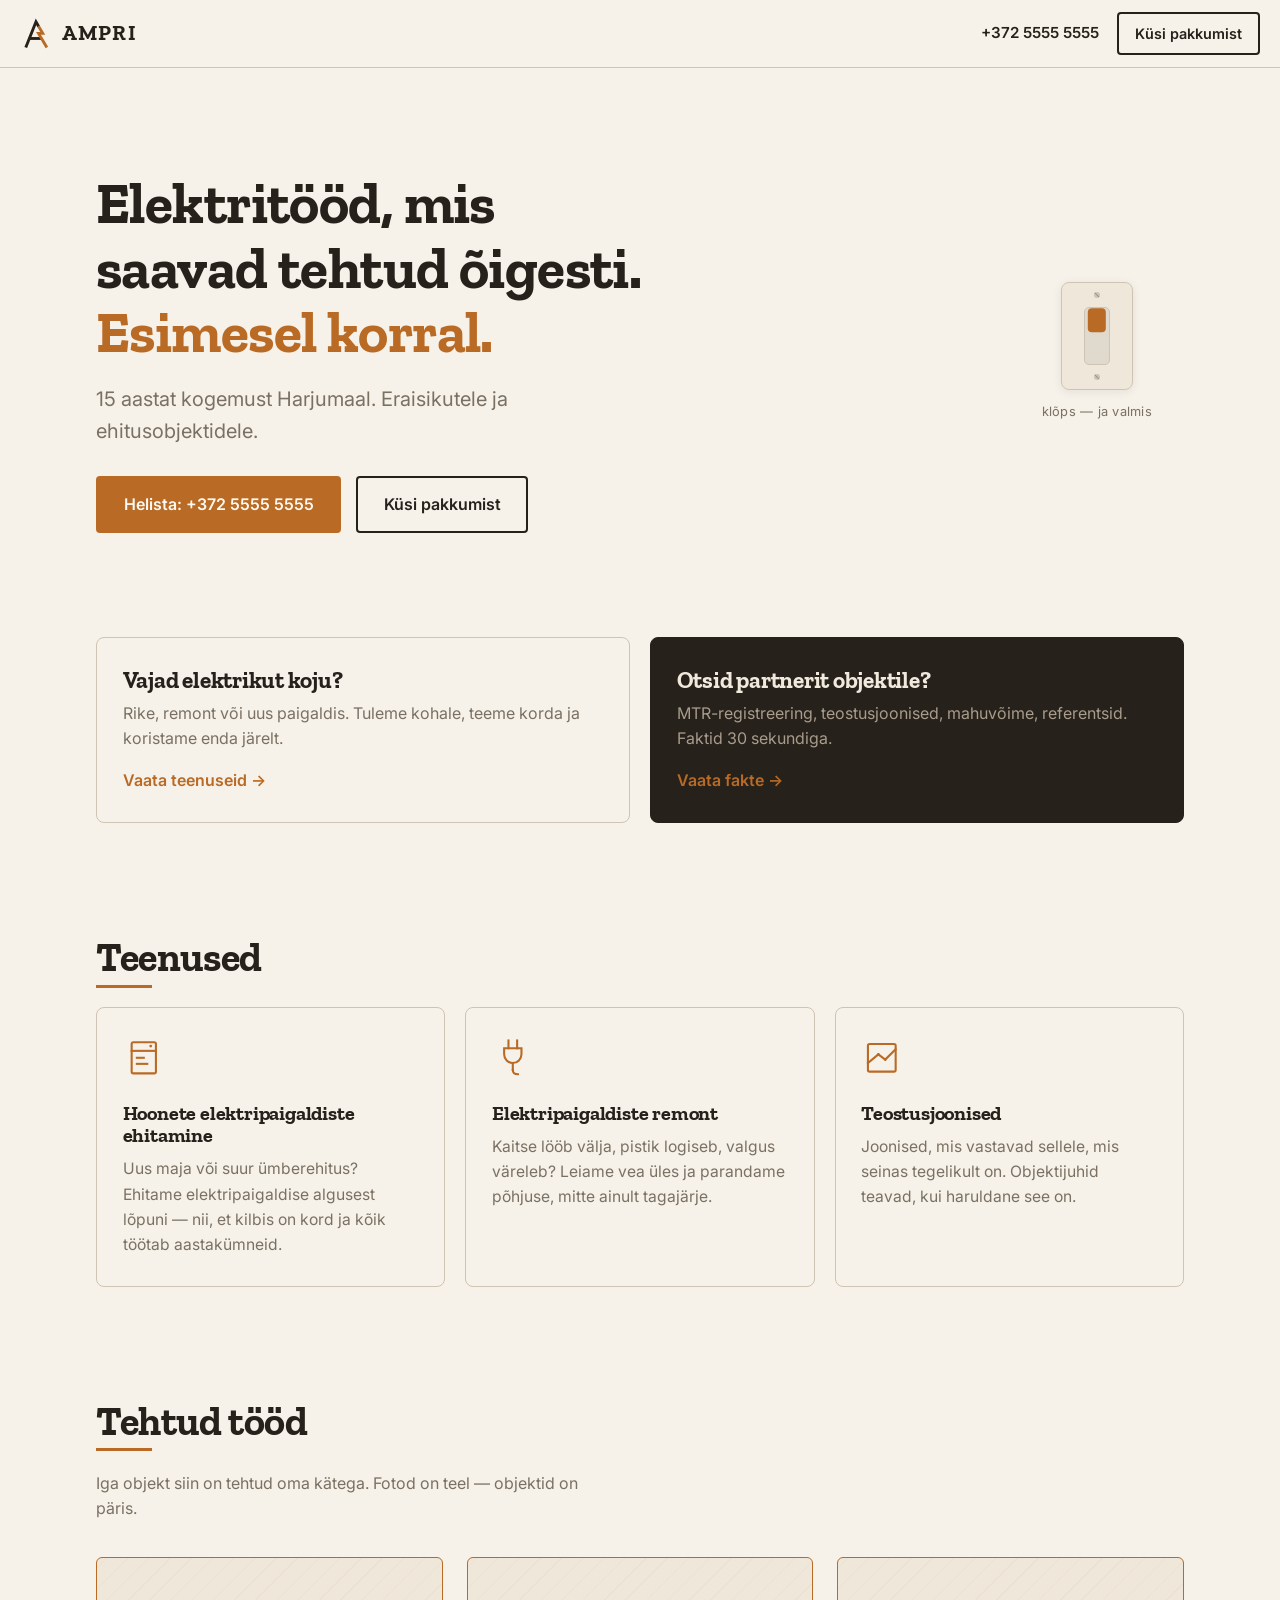
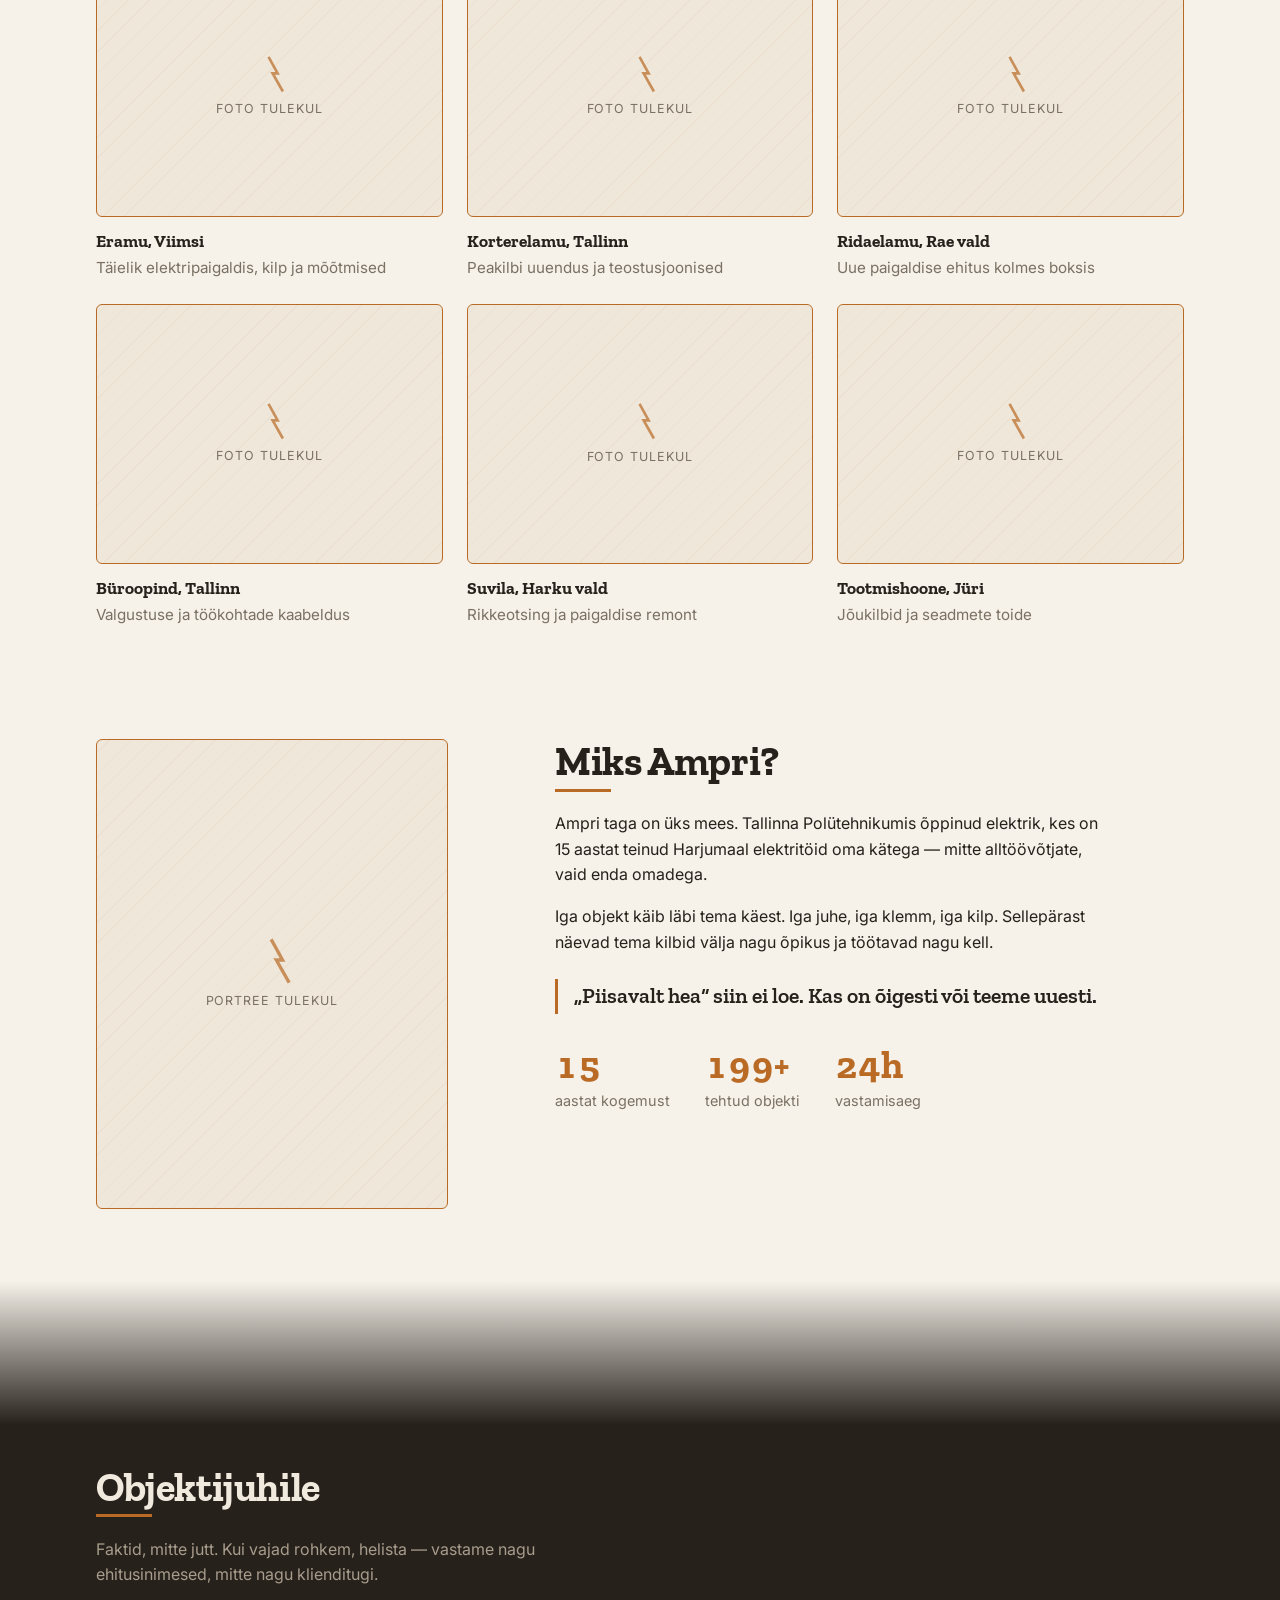
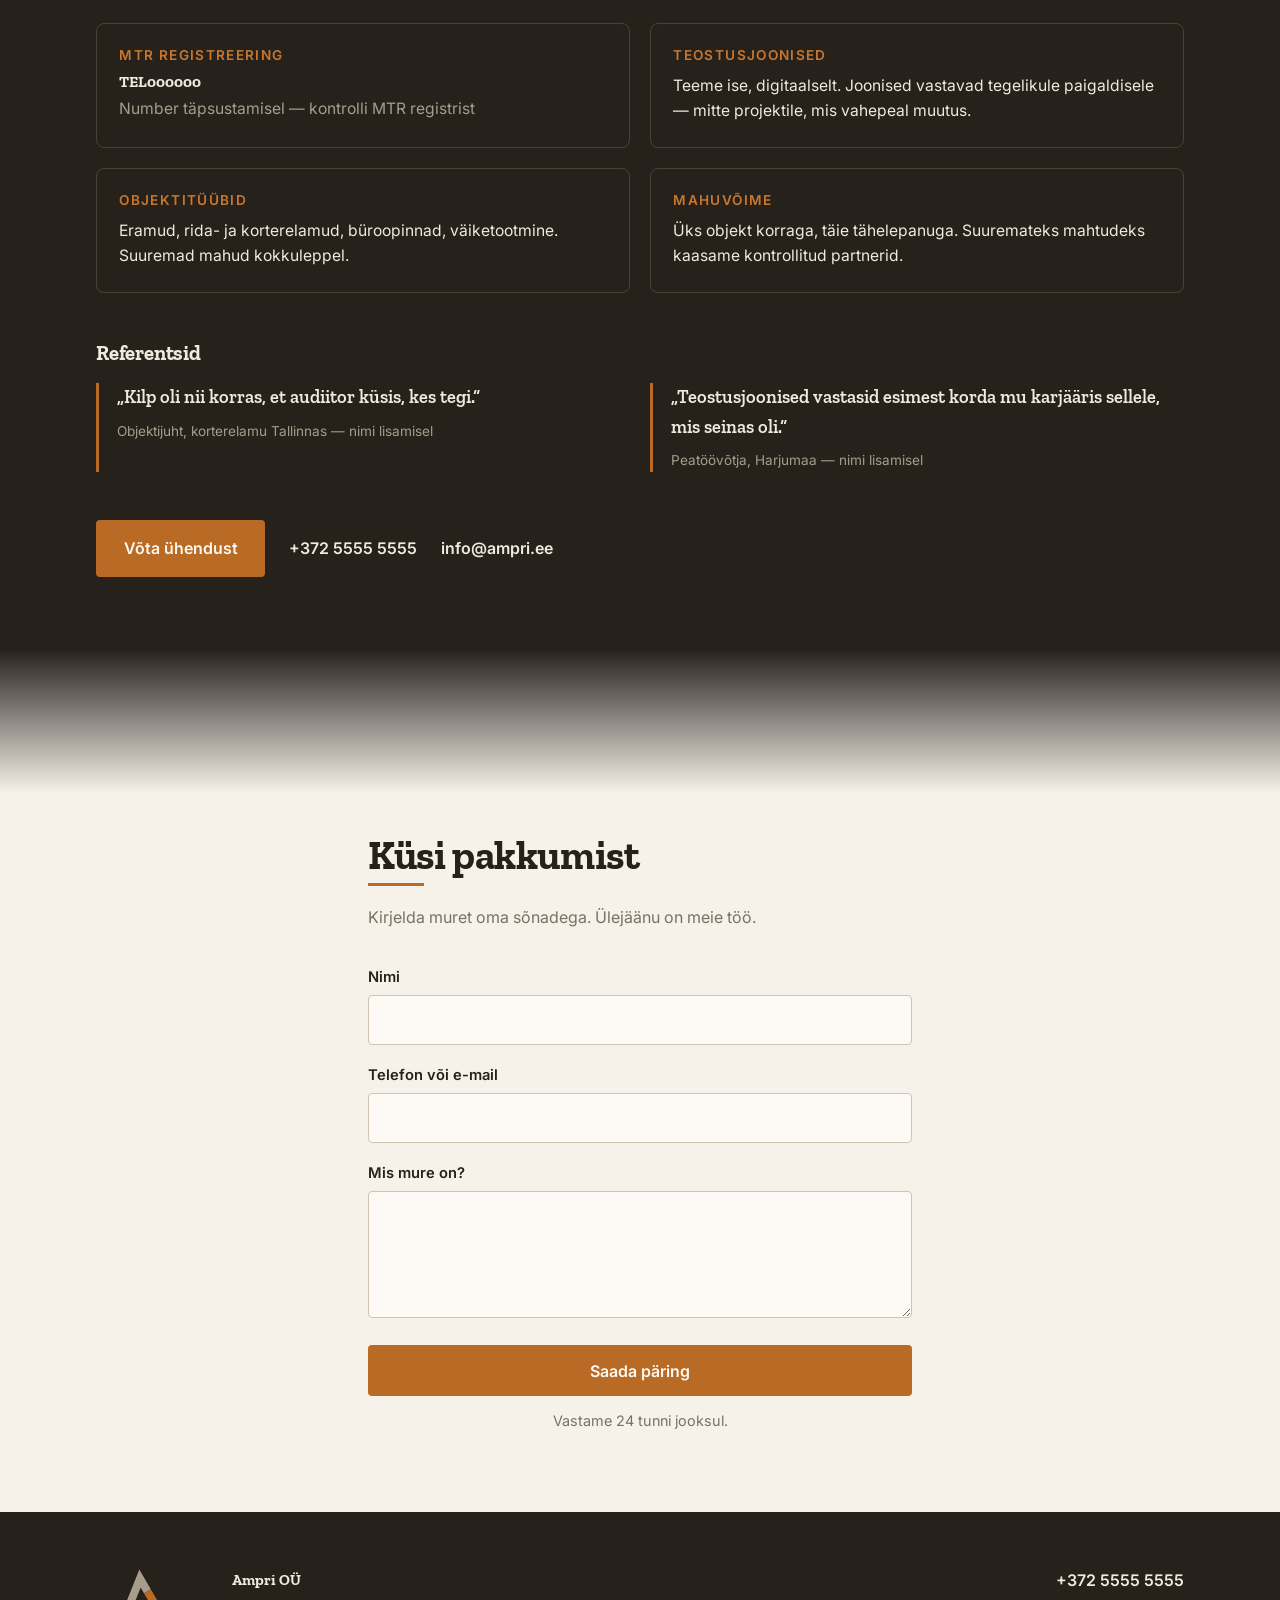
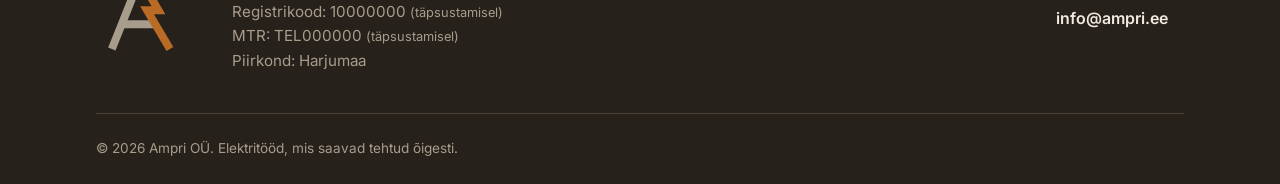
<file: index.html>
<!DOCTYPE html>
<html lang="et">
<head>
  <meta charset="UTF-8">
  <meta name="viewport" content="width=device-width, initial-scale=1.0">
  <title>Elektrik Harjumaal — Ampri OÜ | Elektritööd ja teostusjoonised</title>
  <meta name="description" content="Elektritööd Harjumaal: hoonete elektripaigaldiste ehitamine, remont ja teostusjoonised. 15 aastat kogemust. Eraisikutele ja ehitusobjektidele. Vastame 24 tunni jooksul.">
  <link rel="icon" href="data:image/svg+xml,%3Csvg xmlns='http://www.w3.org/2000/svg' viewBox='0 0 100 100'%3E%3Cpath d='M18 92 L50 12 L58.4 26.4' stroke='%2326211B' stroke-width='9' fill='none' stroke-linecap='butt' stroke-linejoin='miter'/%3E%3Cpath d='M29.2 64 H67.5' stroke='%2326211B' stroke-width='9' fill='none' stroke-linecap='butt'/%3E%3Cpath d='M58.4 26.4 L71 48 L58 48 L84 92' stroke='%23B96A24' stroke-width='9' fill='none' stroke-linecap='butt' stroke-linejoin='miter'/%3E%3C/svg%3E">

  <!-- Dim-olek enne esimest värvimist: välditakse välgatust -->
  <script>
    (function () {
      try {
        var reduce = window.matchMedia('(prefers-reduced-motion: reduce)').matches;
        if (!reduce && !sessionStorage.getItem('ampri-lit')) {
          document.documentElement.classList.add('dim');
        } else {
          document.documentElement.classList.add('lit', 'no-intro');
        }
      } catch (e) {
        document.documentElement.classList.add('lit', 'no-intro');
      }
    })();
  </script>

  <link rel="preconnect" href="https://fonts.googleapis.com">
  <link rel="preconnect" href="https://fonts.gstatic.com" crossorigin>
  <link href="https://fonts.googleapis.com/css2?family=Zilla+Slab:wght@600;700&family=Inter:wght@400;500;600&display=swap" rel="stylesheet">
  <link rel="stylesheet" href="styles.css">

  <script type="application/ld+json">
  {
    "@context": "https://schema.org",
    "@type": "Electrician",
    "name": "Ampri OÜ",
    "description": "Elektritööd Harjumaal: elektripaigaldiste ehitamine, remont ja teostusjoonised.",
    "telephone": "+372 5555 5555",
    "email": "info@ampri.ee",
    "areaServed": { "@type": "State", "name": "Harjumaa" },
    "address": { "@type": "PostalAddress", "addressRegion": "Harjumaa", "addressCountry": "EE" },
    "openingHours": "Mo-Fr 08:00-18:00",
    "priceRange": "€€"
  }
  </script>
</head>
<body>

  <!-- ================= PÄIS ================= -->
  <header class="site-header">
    <a href="#algus" class="brand" aria-label="Ampri — avaleht">
      <svg class="monogram monogram--header" viewBox="0 0 100 100" aria-hidden="true">
        <path class="mono-a" d="M18 92 L50 12 L58.4 26.4" pathLength="1"/>
        <path class="mono-a" d="M29.2 64 H67.5" pathLength="1"/>
        <path class="mono-bolt" d="M58.4 26.4 L71 48 L58 48 L84 92" pathLength="1"/>
      </svg>
      <span class="wordmark">AMPRI</span>
    </a>
    <nav class="header-actions">
      <a href="tel:+37255555555" class="header-phone wire">+372 5555 5555</a>
      <a href="#paring" class="btn btn-outline btn-small">Küsi pakkumist</a>
    </nav>
  </header>

  <!-- ================= AVAMISE KATE ================= -->
  <div class="blackout" aria-hidden="true"></div>

  <main id="algus">

    <!-- ================= HERO ================= -->
    <section class="hero">
      <div class="container hero-grid">
        <div class="hero-copy">
          <h1 class="hero-stage stage-1">Elektritööd, mis saavad tehtud õigesti. <span class="copper-text">Esimesel korral.</span></h1>
          <p class="hero-sub hero-stage stage-2">15 aastat kogemust Harjumaal. Eraisikutele ja ehitusobjektidele.</p>
          <div class="hero-ctas hero-stage stage-3">
            <a href="tel:+37255555555" class="btn btn-primary">Helista: +372 5555 5555</a>
            <a href="#paring" class="btn btn-outline">Küsi pakkumist</a>
          </div>
        </div>
        <div class="hero-switch-wrap">
          <button class="light-switch" id="lightSwitch" type="button" aria-label="Lüliti — pane tuled põlema või kustuta">
            <span class="switch-plate">
              <span class="switch-screw switch-screw--top"></span>
              <span class="switch-track">
                <span class="switch-lever"></span>
              </span>
              <span class="switch-screw switch-screw--bottom"></span>
            </span>
          </button>
          <p class="switch-caption hero-stage stage-3" aria-hidden="true">klõps — ja valmis</p>
        </div>
      </div>
    </section>

    <!-- ================= KAKS RADA ================= -->
    <section class="tracks">
      <div class="container tracks-grid">
        <a href="#teenused" class="track-card reveal">
          <h2>Vajad elektrikut koju?</h2>
          <p>Rike, remont või uus paigaldis. Tuleme kohale, teeme korda ja koristame enda järelt.</p>
          <span class="track-link wire">Vaata teenuseid <span class="arrow">→</span></span>
        </a>
        <a href="#objektijuhile" class="track-card track-card--dark reveal">
          <h2>Otsid partnerit objektile?</h2>
          <p>MTR-registreering, teostusjoonised, mahuvõime, referentsid. Faktid 30 sekundiga.</p>
          <span class="track-link wire">Vaata fakte <span class="arrow">→</span></span>
        </a>
      </div>
    </section>

    <!-- ================= TEENUSED ================= -->
    <section class="services" id="teenused">
      <div class="container">
        <h2 class="section-title reveal">Teenused</h2>
        <div class="services-grid">
          <article class="service-card reveal">
            <svg class="service-icon" viewBox="0 0 48 48" aria-hidden="true">
              <rect x="10" y="6" width="28" height="36" rx="2"/>
              <line x1="10" y1="16" x2="38" y2="16"/>
              <line x1="16" y1="24" x2="24" y2="24"/>
              <line x1="16" y1="31" x2="28" y2="31"/>
              <circle cx="32" cy="10.5" r="1.6" class="fill-dot"/>
            </svg>
            <h3>Hoonete elektripaigaldiste ehitamine</h3>
            <p>Uus maja või suur ümberehitus? Ehitame elektripaigaldise algusest lõpuni — nii, et kilbis on kord ja kõik töötab aastakümneid.</p>
          </article>
          <article class="service-card reveal">
            <svg class="service-icon" viewBox="0 0 48 48" aria-hidden="true">
              <line x1="19" y1="4" x2="19" y2="13"/>
              <line x1="29" y1="4" x2="29" y2="13"/>
              <path d="M14 13 h20 v7 a10 10 0 0 1 -20 0 z"/>
              <line x1="24" y1="30" x2="24" y2="38"/>
              <path d="M24 38 q0 5 6 5"/>
            </svg>
            <h3>Elektripaigaldiste remont</h3>
            <p>Kaitse lööb välja, pistik logiseb, valgus väreleb? Leiame vea üles ja parandame põhjuse, mitte ainult tagajärje.</p>
          </article>
          <article class="service-card reveal">
            <svg class="service-icon" viewBox="0 0 48 48" aria-hidden="true">
              <rect x="8" y="8" width="32" height="32" rx="2"/>
              <path d="M8 30 L20 20 L28 26 L40 14"/>
              <circle cx="20" cy="20" r="1.6" class="fill-dot"/>
              <circle cx="28" cy="26" r="1.6" class="fill-dot"/>
            </svg>
            <h3>Teostusjoonised</h3>
            <p>Joonised, mis vastavad sellele, mis seinas tegelikult on. Objektijuhid teavad, kui haruldane see on.</p>
          </article>
        </div>
      </div>
    </section>

    <!-- ================= TEHTUD TÖÖD ================= -->
    <section class="works" id="tood">
      <div class="container">
        <h2 class="section-title reveal">Tehtud tööd</h2>
        <p class="section-lead reveal">Iga objekt siin on tehtud oma kätega. Fotod on teel — objektid on päris.</p>
        <div class="works-grid">
          <figure class="work-card reveal" style="--i:0">
            <div class="work-photo" aria-hidden="true"><svg viewBox="0 0 100 100" class="ph-bolt"><path d="M50 8 L72 48 L59 48 L84 92" pathLength="1"/></svg><span class="ph-label">Foto tulekul</span></div>
            <figcaption><strong>Eramu, Viimsi</strong><span>Täielik elektripaigaldis, kilp ja mõõtmised</span></figcaption>
          </figure>
          <figure class="work-card reveal" style="--i:1">
            <div class="work-photo" aria-hidden="true"><svg viewBox="0 0 100 100" class="ph-bolt"><path d="M50 8 L72 48 L59 48 L84 92" pathLength="1"/></svg><span class="ph-label">Foto tulekul</span></div>
            <figcaption><strong>Korterelamu, Tallinn</strong><span>Peakilbi uuendus ja teostusjoonised</span></figcaption>
          </figure>
          <figure class="work-card reveal" style="--i:2">
            <div class="work-photo" aria-hidden="true"><svg viewBox="0 0 100 100" class="ph-bolt"><path d="M50 8 L72 48 L59 48 L84 92" pathLength="1"/></svg><span class="ph-label">Foto tulekul</span></div>
            <figcaption><strong>Ridaelamu, Rae vald</strong><span>Uue paigaldise ehitus kolmes boksis</span></figcaption>
          </figure>
          <figure class="work-card reveal" style="--i:3">
            <div class="work-photo" aria-hidden="true"><svg viewBox="0 0 100 100" class="ph-bolt"><path d="M50 8 L72 48 L59 48 L84 92" pathLength="1"/></svg><span class="ph-label">Foto tulekul</span></div>
            <figcaption><strong>Büroopind, Tallinn</strong><span>Valgustuse ja töökohtade kaabeldus</span></figcaption>
          </figure>
          <figure class="work-card reveal" style="--i:4">
            <div class="work-photo" aria-hidden="true"><svg viewBox="0 0 100 100" class="ph-bolt"><path d="M50 8 L72 48 L59 48 L84 92" pathLength="1"/></svg><span class="ph-label">Foto tulekul</span></div>
            <figcaption><strong>Suvila, Harku vald</strong><span>Rikkeotsing ja paigaldise remont</span></figcaption>
          </figure>
          <figure class="work-card reveal" style="--i:5">
            <div class="work-photo" aria-hidden="true"><svg viewBox="0 0 100 100" class="ph-bolt"><path d="M50 8 L72 48 L59 48 L84 92" pathLength="1"/></svg><span class="ph-label">Foto tulekul</span></div>
            <figcaption><strong>Tootmishoone, Jüri</strong><span>Jõukilbid ja seadmete toide</span></figcaption>
          </figure>
        </div>
      </div>
    </section>

    <!-- ================= MIKS AMPRI ================= -->
    <section class="about" id="miks">
      <div class="container about-grid">
        <div class="about-photo-wrap reveal">
          <div class="about-photo" aria-hidden="true">
            <svg viewBox="0 0 100 100" class="ph-bolt"><path d="M50 8 L72 48 L59 48 L84 92" pathLength="1"/></svg>
            <span class="ph-label">Portree tulekul</span>
          </div>
        </div>
        <div class="about-copy">
          <h2 class="section-title reveal">Miks Ampri?</h2>
          <p class="reveal">Ampri taga on üks mees. Tallinna Polütehnikumis õppinud elektrik, kes on 15 aastat teinud Harjumaal elektritöid oma kätega — mitte alltöövõtjate, vaid enda omadega.</p>
          <p class="reveal">Iga objekt käib läbi tema käest. Iga juhe, iga klemm, iga kilp. Sellepärast näevad tema kilbid välja nagu õpikus ja töötavad nagu kell.</p>
          <p class="about-quote reveal">„Piisavalt hea“ siin ei loe. Kas on õigesti või teeme uuesti.</p>
          <div class="stats reveal">
            <div class="stat">
              <span class="stat-number"><span data-count="15">0</span></span>
              <span class="stat-label">aastat kogemust</span>
            </div>
            <div class="stat">
              <span class="stat-number"><span data-count="200">0</span>+</span>
              <span class="stat-label">tehtud objekti</span>
            </div>
            <div class="stat">
              <span class="stat-number"><span data-count="24">0</span>h</span>
              <span class="stat-label">vastamisaeg</span>
            </div>
          </div>
        </div>
      </div>
    </section>

    <!-- ================= ÜLEMINEK TUMEDASSE ================= -->
    <div class="to-dark" aria-hidden="true"></div>

    <!-- ================= TUME B2B PLOKK ================= -->
    <section class="b2b" id="objektijuhile">
      <div class="container">
        <h2 class="section-title section-title--dark reveal">Objektijuhile</h2>
        <p class="section-lead section-lead--dark reveal">Faktid, mitte jutt. Kui vajad rohkem, helista — vastame nagu ehitusinimesed, mitte nagu klienditugi.</p>

        <div class="facts-grid">
          <div class="fact reveal">
            <h3>MTR registreering</h3>
            <p class="fact-big">TEL000000</p>
            <p class="fact-note">Number täpsustamisel — kontrolli MTR registrist</p>
          </div>
          <div class="fact reveal">
            <h3>Teostusjoonised</h3>
            <p>Teeme ise, digitaalselt. Joonised vastavad tegelikule paigaldisele — mitte projektile, mis vahepeal muutus.</p>
          </div>
          <div class="fact reveal">
            <h3>Objektitüübid</h3>
            <p>Eramud, rida- ja korterelamud, büroopinnad, väiketootmine. Suuremad mahud kokkuleppel.</p>
          </div>
          <div class="fact reveal">
            <h3>Mahuvõime</h3>
            <p>Üks objekt korraga, täie tähelepanuga. Suuremateks mahtudeks kaasame kontrollitud partnerid.</p>
          </div>
        </div>

        <div class="refs reveal">
          <h3 class="refs-title">Referentsid</h3>
          <div class="refs-grid">
            <blockquote class="ref">
              <p>„Kilp oli nii korras, et audiitor küsis, kes tegi.“</p>
              <cite>Objektijuht, korterelamu Tallinnas — nimi lisamisel</cite>
            </blockquote>
            <blockquote class="ref">
              <p>„Teostusjoonised vastasid esimest korda mu karjääris sellele, mis seinas oli.“</p>
              <cite>Peatöövõtja, Harjumaa — nimi lisamisel</cite>
            </blockquote>
          </div>
        </div>

        <div class="b2b-cta reveal">
          <a href="#paring" class="btn btn-primary">Võta ühendust</a>
          <div class="b2b-direct">
            <a href="tel:+37255555555" class="wire wire--dark">+372 5555 5555</a>
            <a href="mailto:info@ampri.ee" class="wire wire--dark">info@ampri.ee</a>
          </div>
        </div>
      </div>
    </section>

    <!-- ================= ÜLEMINEK HELEDASSE ================= -->
    <div class="to-light" aria-hidden="true"></div>

    <!-- ================= HINNAPÄRINGU VORM ================= -->
    <section class="inquiry" id="paring">
      <div class="container inquiry-inner">
        <h2 class="section-title reveal">Küsi pakkumist</h2>
        <p class="section-lead reveal">Kirjelda muret oma sõnadega. Ülejäänu on meie töö.</p>
        <form class="inquiry-form reveal" id="inquiryForm" novalidate>
          <div class="field">
            <label for="f-nimi">Nimi</label>
            <input type="text" id="f-nimi" name="nimi" autocomplete="name" required>
          </div>
          <div class="field">
            <label for="f-kontakt">Telefon või e-mail</label>
            <input type="text" id="f-kontakt" name="kontakt" autocomplete="tel" required>
          </div>
          <div class="field">
            <label for="f-mure">Mis mure on?</label>
            <textarea id="f-mure" name="mure" rows="4" required></textarea>
          </div>
          <button type="submit" class="btn btn-primary btn-full">Saada päring</button>
          <p class="form-promise">Vastame 24 tunni jooksul.</p>
          <p class="form-success" id="formSuccess" hidden>Aitäh! Päring on kohal. Vastame 24 tunni jooksul.</p>
        </form>
      </div>
    </section>

  </main>

  <!-- ================= JALUS ================= -->
  <footer class="site-footer">
    <div class="container footer-grid">
      <svg class="monogram monogram--footer" id="footerMonogram" viewBox="0 0 100 100" aria-hidden="true">
        <path class="mono-a" d="M18 92 L50 12 L58.4 26.4" pathLength="1"/>
        <path class="mono-a" d="M29.2 64 H67.5" pathLength="1"/>
        <path class="mono-bolt" d="M58.4 26.4 L71 48 L58 48 L84 92" pathLength="1"/>
      </svg>
      <div class="footer-info">
        <p class="footer-name">Ampri OÜ</p>
        <p>Registrikood: 10000000 <span class="footer-note">(täpsustamisel)</span></p>
        <p>MTR: TEL000000 <span class="footer-note">(täpsustamisel)</span></p>
        <p>Piirkond: Harjumaa</p>
      </div>
      <div class="footer-contact">
        <a href="tel:+37255555555" class="wire wire--dark">+372 5555 5555</a>
        <a href="mailto:info@ampri.ee" class="wire wire--dark">info@ampri.ee</a>
      </div>
    </div>
    <div class="container footer-bottom">
      <p>© 2026 Ampri OÜ. Elektritööd, mis saavad tehtud õigesti.</p>
    </div>
  </footer>

  <script src="main.js" defer></script>
</body>
</html>
</file>
<file: styles.css>
/* ============================================================
   AMPRI OÜ — elektritööd Harjumaal
   Paber + tint + vask. Vask on aktsent, mitte täidis.
   ============================================================ */

:root {
  --paper: #F6F1E9;
  --paper-deep: #EFE7DA;
  --ink: #26211B;
  --copper: #B96A24;
  --copper-hover: #C9772E;
  --muted: #7A7164;
  --line: #CFC4B4;
  --dark-bg: #26211B;
  --dark-text: #F0E9DE;
  --dark-muted: #A89C8C;
  --dark-line: #4A4237;

  --font-slab: "Zilla Slab", "Bitter", Georgia, serif;
  --font-sans: "Inter", "Source Sans 3", -apple-system, sans-serif;

  --speed: 260ms;
  --ease: cubic-bezier(0.25, 0.6, 0.3, 1);
}

* { margin: 0; padding: 0; box-sizing: border-box; }

html {
  scroll-behavior: smooth;
  -webkit-text-size-adjust: 100%;
}

body {
  font-family: var(--font-sans);
  background: var(--paper);
  color: var(--ink);
  line-height: 1.6;
  font-size: 1rem;
  overflow-x: hidden;
}

.container {
  width: min(100% - 2.5rem, 68rem);
  margin-inline: auto;
}

h1, h2, h3 {
  font-family: var(--font-slab);
  font-weight: 700;
  line-height: 1.12;
  letter-spacing: -0.01em;
}

section { scroll-margin-top: 5rem; }

::selection { background: var(--copper); color: var(--paper); }

/* ============================================================
   Monogramm — A + välk
   ============================================================ */

.monogram { display: block; }
.monogram path {
  fill: none;
  stroke-width: 9;
  stroke-linecap: butt; /* jalgade otsad ja värvivahetus liituvad õmbluseta */
  stroke-linejoin: miter;
}
.mono-a { stroke: var(--ink); }
.mono-bolt { stroke: var(--copper); }

/* Välk joonistab end ise: stroke-dash + pathLength=1 */
.monogram path {
  stroke-dasharray: 1;
  stroke-dashoffset: 0;
}
html.lit:not(.no-intro) .monogram--header path,
.monogram--footer.draw path {
  animation: draw-stroke 0.7s var(--ease) both;
}
html.lit:not(.no-intro) .monogram--header .mono-bolt,
.monogram--footer.draw .mono-bolt {
  animation-duration: 0.55s;
  animation-delay: 0.45s;
}
.monogram--footer:not(.draw) path { stroke-dashoffset: 1; }

@keyframes draw-stroke {
  from { stroke-dashoffset: 1; }
  to   { stroke-dashoffset: 0; }
}

.monogram--header { width: 2rem; height: 2rem; flex: none; }
.monogram--footer { width: 5.5rem; height: 5.5rem; }
.monogram--footer .mono-a { stroke: var(--dark-muted); }

/* ============================================================
   Päis
   ============================================================ */

.site-header {
  position: sticky;
  top: 0;
  z-index: 40;
  display: flex;
  align-items: center;
  justify-content: space-between;
  gap: 1rem;
  padding: 0.75rem 1.25rem;
  background: color-mix(in srgb, var(--paper) 92%, transparent);
  -webkit-backdrop-filter: blur(8px);
  backdrop-filter: blur(8px);
  border-bottom: 1px solid var(--line);
}

.brand {
  display: flex;
  align-items: center;
  gap: 0.6rem;
  text-decoration: none;
  color: var(--ink);
}

.wordmark {
  font-family: var(--font-slab);
  font-weight: 700;
  font-size: 1.35rem;
  letter-spacing: 0.06em;
}

.header-actions {
  display: flex;
  align-items: center;
  gap: 1.1rem;
}

.header-phone {
  font-weight: 600;
  font-size: 0.95rem;
  color: var(--ink);
  text-decoration: none;
  white-space: nowrap;
}

@media (max-width: 40rem) {
  .header-phone { display: none; }
}

/* ============================================================
   Vask-alajoon: "juhe läheb pinge alla"
   ============================================================ */

.wire {
  position: relative;
  text-decoration: none;
}
.wire::after {
  content: "";
  position: absolute;
  left: 0;
  bottom: -3px;
  width: 100%;
  height: 2px;
  background: var(--copper);
  transform: scaleX(0);
  transform-origin: left;
  transition: transform var(--speed) var(--ease);
}
.wire:hover::after,
.wire:focus-visible::after { transform: scaleX(1); }

.wire--dark { color: var(--dark-text); }

/* ============================================================
   Nupud
   ============================================================ */

.btn {
  display: inline-block;
  font-family: var(--font-sans);
  font-weight: 600;
  font-size: 1rem;
  padding: 0.85rem 1.6rem;
  border-radius: 4px;
  text-decoration: none;
  text-align: center;
  border: 2px solid transparent;
  cursor: pointer;
  transition: background-color var(--speed) var(--ease),
              border-color var(--speed) var(--ease),
              color var(--speed) var(--ease),
              transform 140ms var(--ease);
  will-change: transform;
}
.btn:active { transform: scale(0.98); }

.btn-primary {
  background: var(--copper);
  color: #FDF9F2;
}
.btn-primary:hover,
.btn-primary:focus-visible { background: var(--copper-hover); }

.btn-outline {
  border-color: var(--ink);
  color: var(--ink);
  background: transparent;
}
.btn-outline:hover,
.btn-outline:focus-visible {
  border-color: var(--copper);
  color: var(--copper);
}

.btn-small { padding: 0.5rem 1rem; font-size: 0.9rem; }
.btn-full { width: 100%; }

/* ============================================================
   Avamise moment: hämarus → tuled põlema
   ============================================================ */

.blackout {
  position: fixed;
  inset: 0;
  z-index: 50;
  background: #16120C;
  opacity: 0;
  pointer-events: none;
  transition: opacity 0.75s ease;
}
html.dim .blackout { opacity: 1; }
html.lit .blackout { opacity: 0; }
html.no-intro .blackout { display: none; }

/* Hero sisu ilmub astmeliselt pärast tulede süttimist */
.hero-stage {
  opacity: 1;
  transform: none;
}
html.dim .hero-stage {
  opacity: 0;
  transform: translateY(14px);
}
html.lit:not(.no-intro) .hero-stage {
  animation: stage-in 0.6s var(--ease) both;
}
html.lit:not(.no-intro) .stage-1 { animation-delay: 0.25s; }
html.lit:not(.no-intro) .stage-2 { animation-delay: 0.42s; }
html.lit:not(.no-intro) .stage-3 { animation-delay: 0.58s; }

@keyframes stage-in {
  from { opacity: 0; transform: translateY(14px); }
  to   { opacity: 1; transform: none; }
}

/* Vask-CTA "süttib" korraks */
html.lit:not(.no-intro) .hero .btn-primary {
  animation: stage-in 0.6s var(--ease) both, ignite 1.1s ease 0.7s;
}
@keyframes ignite {
  0%   { box-shadow: 0 0 0 0 rgba(201, 119, 46, 0); }
  35%  { box-shadow: 0 0 32px 4px rgba(201, 119, 46, 0.55); }
  100% { box-shadow: 0 0 0 0 rgba(201, 119, 46, 0); }
}

/* ============================================================
   Lüliti
   ============================================================ */

.hero-switch-wrap {
  position: relative;
  z-index: 60; /* lüliti paistab ka hämaruses */
  display: flex;
  flex-direction: column;
  align-items: center;
  gap: 0.75rem;
}

.light-switch {
  background: none;
  border: none;
  padding: 0;
  cursor: pointer;
  -webkit-tap-highlight-color: transparent;
}

.switch-plate {
  display: flex;
  flex-direction: column;
  align-items: center;
  justify-content: space-between;
  width: 4.5rem;
  height: 6.75rem;
  padding: 0.55rem 0;
  background: var(--paper-deep);
  border: 1px solid var(--line);
  border-radius: 8px;
  box-shadow: 0 2px 10px rgba(38, 33, 27, 0.08);
  transition: background-color 0.6s ease, border-color 0.6s ease;
}
html.dim .switch-plate {
  background: #221C13;
  border-color: #3A3226;
}

.switch-screw {
  width: 0.4rem;
  height: 0.4rem;
  border-radius: 50%;
  background: var(--line);
  position: relative;
  transition: background-color 0.6s ease;
}
.switch-screw::after {
  content: "";
  position: absolute;
  left: 50%; top: 50%;
  width: 100%; height: 1px;
  background: rgba(38, 33, 27, 0.35);
  transform: translate(-50%, -50%) rotate(45deg);
}
html.dim .switch-screw { background: #3A3226; }

.switch-track {
  position: relative;
  width: 1.6rem;
  height: 3.6rem;
  border-radius: 5px;
  background: rgba(38, 33, 27, 0.07);
  border: 1px solid var(--line);
  transition: background-color 0.6s ease, border-color 0.6s ease;
}
html.dim .switch-track {
  background: rgba(0, 0, 0, 0.4);
  border-color: #3A3226;
}

.switch-lever {
  position: absolute;
  left: 50%;
  bottom: 3px;
  width: 1.15rem;
  height: 1.5rem;
  border-radius: 4px;
  background: var(--copper);
  transform: translateX(-50%);
  transition: transform 150ms cubic-bezier(0.5, 1.6, 0.4, 1),
              box-shadow 0.5s ease;
}
html.dim .switch-lever {
  box-shadow: 0 0 14px 2px rgba(185, 106, 36, 0.55);
}
html.lit .switch-lever {
  transform: translateX(-50%) translateY(-1.8rem);
}

.switch-caption {
  font-size: 0.8rem;
  color: var(--muted);
  letter-spacing: 0.02em;
}

/* ============================================================
   Hero
   ============================================================ */

.hero {
  padding: 4.5rem 0 4rem;
}

.hero-grid {
  display: grid;
  grid-template-columns: 1fr;
  gap: 3rem;
  align-items: center;
}

.hero h1 {
  font-size: clamp(2.2rem, 6.5vw, 3.6rem);
  max-width: 17ch;
}

.copper-text { color: var(--copper); }

.hero-sub {
  margin-top: 1.1rem;
  font-size: clamp(1.05rem, 2.5vw, 1.25rem);
  color: var(--muted);
  max-width: 38ch;
}

.hero-ctas {
  margin-top: 1.8rem;
  display: flex;
  flex-wrap: wrap;
  gap: 0.9rem;
}

@media (min-width: 48rem) {
  .hero { padding: 6.5rem 0 5.5rem; }
  .hero-grid { grid-template-columns: 1fr auto; gap: 4rem; }
  .hero-switch-wrap { padding-right: 2rem; }
}
@media (max-width: 47.99rem) {
  .hero-switch-wrap { order: -1; }
}

/* ============================================================
   Scroll-reveal
   ============================================================ */

.reveal {
  opacity: 0;
  transform: translateY(18px);
  transition: opacity 0.55s var(--ease), transform 0.55s var(--ease);
  transition-delay: calc(var(--i, 0) * 90ms);
}
.reveal.in {
  opacity: 1;
  transform: none;
}

/* ============================================================
   Sektsioonide pealkirjad
   ============================================================ */

.section-title {
  font-size: clamp(1.8rem, 4.5vw, 2.5rem);
  position: relative;
  display: inline-block;
  padding-bottom: 0.5rem;
  margin-bottom: 1.2rem;
}
.section-title::after {
  content: "";
  position: absolute;
  left: 0;
  bottom: 0;
  width: 3.5rem;
  height: 3px;
  background: var(--copper);
  transform: scaleX(0);
  transform-origin: left;
  transition: transform 0.5s var(--ease) 0.25s;
}
.section-title.in::after { transform: scaleX(1); }

.section-lead {
  color: var(--muted);
  max-width: 52ch;
  margin-bottom: 2.2rem;
}
.section-title--dark { color: var(--dark-text); }
.section-lead--dark { color: var(--dark-muted); }

/* ============================================================
   Kaks rada
   ============================================================ */

.tracks { padding: 1rem 0 3.5rem; }

.tracks-grid {
  display: grid;
  grid-template-columns: 1fr;
  gap: 1.25rem;
}
@media (min-width: 48rem) {
  .tracks-grid { grid-template-columns: 1fr 1fr; }
}

.track-card {
  display: block;
  padding: 1.8rem 1.6rem;
  border: 1px solid var(--line);
  border-radius: 8px;
  background: var(--paper);
  text-decoration: none;
  color: var(--ink);
  transition: opacity 0.55s var(--ease), transform 0.55s var(--ease),
              border-color var(--speed) var(--ease),
              box-shadow var(--speed) var(--ease);
}
.track-card:hover {
  border-color: var(--copper);
  box-shadow: 0 6px 24px rgba(38, 33, 27, 0.08);
}
.track-card h2 {
  font-size: 1.45rem;
  margin-bottom: 0.5rem;
}
.track-card p {
  color: var(--muted);
  margin-bottom: 1rem;
}

.track-card--dark {
  background: var(--dark-bg);
  color: var(--dark-text);
  border-color: var(--dark-bg);
}
.track-card--dark p { color: var(--dark-muted); }
.track-card--dark:hover { border-color: var(--copper); }

.track-link {
  font-weight: 600;
  color: var(--copper);
}
.track-link .arrow {
  display: inline-block;
  transition: transform var(--speed) var(--ease);
}
.track-card:hover .arrow { transform: translateX(4px); }

/* ============================================================
   Teenused
   ============================================================ */

.services { padding: 3.5rem 0; }

.services-grid {
  display: grid;
  grid-template-columns: 1fr;
  gap: 1.25rem;
}
@media (min-width: 48rem) {
  .services-grid { grid-template-columns: repeat(3, 1fr); }
  .services-grid .service-card:nth-child(2) { --i: 1; }
  .services-grid .service-card:nth-child(3) { --i: 2; }
}

.service-card {
  padding: 1.8rem 1.6rem;
  border: 1px solid var(--line);
  border-radius: 8px;
  background: var(--paper);
}
.service-card h3 {
  font-size: 1.25rem;
  margin: 1rem 0 0.6rem;
}
.service-card p { color: var(--muted); font-size: 0.98rem; }

.service-icon {
  width: 2.6rem;
  height: 2.6rem;
  stroke: var(--copper);
  stroke-width: 2.4;
  fill: none;
  stroke-linecap: square;
}
.service-icon .fill-dot { fill: var(--copper); stroke: none; }

/* ============================================================
   Tehtud tööd — placeholder'id paberitoonis, vase piirjoonega
   ============================================================ */

.works { padding: 3.5rem 0; }

.works-grid {
  display: grid;
  grid-template-columns: 1fr;
  gap: 1.5rem;
}
@media (min-width: 34rem) {
  .works-grid { grid-template-columns: 1fr 1fr; }
}
@media (min-width: 60rem) {
  .works-grid { grid-template-columns: repeat(3, 1fr); }
}

.work-card figcaption {
  padding-top: 0.7rem;
  font-size: 0.95rem;
}
.work-card figcaption strong {
  display: block;
  font-family: var(--font-slab);
  font-size: 1.08rem;
}
.work-card figcaption span { color: var(--muted); }

.work-photo {
  position: relative;
  aspect-ratio: 4 / 3;
  border: 1px solid var(--copper);
  border-radius: 6px;
  background:
    repeating-linear-gradient(-45deg,
      transparent 0 14px,
      rgba(185, 106, 36, 0.05) 14px 15px),
    var(--paper-deep);
  display: flex;
  flex-direction: column;
  align-items: center;
  justify-content: center;
  gap: 0.4rem;
  overflow: hidden;
}
.work-photo .ph-bolt {
  width: 2.4rem;
  height: 2.4rem;
  opacity: 0.7;
}
.ph-bolt path {
  fill: none;
  stroke: var(--copper);
  stroke-width: 7;
  stroke-linecap: square;
  stroke-linejoin: miter;
}
.ph-label {
  font-size: 0.78rem;
  letter-spacing: 0.08em;
  text-transform: uppercase;
  color: var(--muted);
}

/* ============================================================
   Miks Ampri
   ============================================================ */

.about { padding: 3.5rem 0 4.5rem; }

.about-grid {
  display: grid;
  grid-template-columns: 1fr;
  gap: 2.5rem;
}
@media (min-width: 48rem) {
  .about-grid { grid-template-columns: 2fr 3fr; align-items: start; }
}

.about-photo {
  position: relative;
  aspect-ratio: 3 / 4;
  max-width: 22rem;
  border: 1px solid var(--copper);
  border-radius: 6px;
  background:
    repeating-linear-gradient(-45deg,
      transparent 0 14px,
      rgba(185, 106, 36, 0.05) 14px 15px),
    var(--paper-deep);
  display: flex;
  flex-direction: column;
  align-items: center;
  justify-content: center;
  gap: 0.4rem;
}
.about-photo .ph-bolt { width: 3rem; height: 3rem; opacity: 0.7; }

.about-copy p { margin-bottom: 1rem; max-width: 55ch; }

.about-quote {
  font-family: var(--font-slab);
  font-weight: 600;
  font-size: 1.35rem;
  color: var(--ink);
  border-left: 3px solid var(--copper);
  padding-left: 1rem;
  margin: 1.5rem 0;
}

.stats {
  display: flex;
  flex-wrap: wrap;
  gap: 2.2rem;
  margin-top: 2rem;
}
.stat { display: flex; flex-direction: column; }
.stat-number {
  font-family: var(--font-slab);
  font-weight: 700;
  font-size: 2.4rem;
  line-height: 1;
  color: var(--copper);
  font-variant-numeric: tabular-nums;
}
.stat-label {
  margin-top: 0.3rem;
  font-size: 0.9rem;
  color: var(--muted);
}

/* ============================================================
   Üleminekud heledast tumedasse — "nagu astuks teise ruumi"
   ============================================================ */

.to-dark {
  height: 9rem;
  background: linear-gradient(to bottom, var(--paper), var(--dark-bg));
}
.to-light {
  height: 9rem;
  background: linear-gradient(to bottom, var(--dark-bg), var(--paper));
}

/* ============================================================
   Tume B2B plokk
   ============================================================ */

.b2b {
  background: var(--dark-bg);
  color: var(--dark-text);
  padding: 2.5rem 0 4.5rem;
}

.facts-grid {
  display: grid;
  grid-template-columns: 1fr;
  gap: 1.25rem;
  margin-bottom: 3rem;
}
@media (min-width: 48rem) {
  .facts-grid { grid-template-columns: 1fr 1fr; }
  .facts-grid .fact:nth-child(2) { --i: 1; }
  .facts-grid .fact:nth-child(3) { --i: 2; }
  .facts-grid .fact:nth-child(4) { --i: 3; }
}

.fact {
  border: 1px solid var(--dark-line);
  border-radius: 8px;
  padding: 1.5rem 1.4rem;
}
.fact h3 {
  font-size: 0.85rem;
  font-family: var(--font-sans);
  font-weight: 600;
  text-transform: uppercase;
  letter-spacing: 0.1em;
  color: var(--copper-hover);
  margin-bottom: 0.6rem;
}
.fact p { color: var(--dark-text); font-size: 0.98rem; }
.fact-big {
  font-family: var(--font-slab);
  font-size: 1.8rem;
  font-weight: 700;
  line-height: 1.1;
}
.fact-note {
  margin-top: 0.4rem;
  font-size: 0.85rem;
  color: var(--dark-muted) !important;
}

.refs-title {
  font-size: 1.3rem;
  color: var(--dark-text);
  margin-bottom: 1.2rem;
}
.refs-grid {
  display: grid;
  grid-template-columns: 1fr;
  gap: 1.25rem;
}
@media (min-width: 48rem) {
  .refs-grid { grid-template-columns: 1fr 1fr; }
}
.ref {
  border-left: 3px solid var(--copper);
  padding-left: 1.1rem;
}
.ref p {
  font-family: var(--font-slab);
  font-size: 1.15rem;
  font-weight: 600;
}
.ref cite {
  display: block;
  margin-top: 0.5rem;
  font-style: normal;
  font-size: 0.85rem;
  color: var(--dark-muted);
}

.b2b-cta {
  margin-top: 3rem;
  display: flex;
  flex-wrap: wrap;
  align-items: center;
  gap: 1.5rem;
}
.b2b-direct {
  display: flex;
  flex-wrap: wrap;
  gap: 1.5rem;
  font-weight: 600;
}

/* ============================================================
   Hinnapäringu vorm
   ============================================================ */

.inquiry { padding: 2.5rem 0 5rem; }

.inquiry-inner { max-width: 34rem; }

.inquiry-form { margin-top: 0.5rem; }

.field { margin-bottom: 1.2rem; }
.field label {
  display: block;
  font-weight: 600;
  font-size: 0.92rem;
  margin-bottom: 0.35rem;
}
.field input,
.field textarea {
  width: 100%;
  font: inherit;
  color: var(--ink);
  background: #FDFAF5;
  border: 1px solid var(--line);
  border-radius: 4px;
  padding: 0.7rem 0.85rem;
  transition: border-color var(--speed) var(--ease), box-shadow var(--speed) var(--ease);
}
.field input:focus,
.field textarea:focus {
  outline: none;
  border-color: var(--copper);
  box-shadow: 0 0 0 3px rgba(185, 106, 36, 0.15);
}
.field textarea { resize: vertical; }

.form-promise {
  margin-top: 0.8rem;
  text-align: center;
  font-size: 0.9rem;
  color: var(--muted);
}
.form-success {
  margin-top: 0.8rem;
  text-align: center;
  font-weight: 600;
  color: var(--copper);
}

/* ============================================================
   Jalus
   ============================================================ */

.site-footer {
  background: var(--dark-bg);
  color: var(--dark-text);
  padding: 3.5rem 0 1.5rem;
}

.footer-grid {
  display: grid;
  grid-template-columns: 1fr;
  gap: 2rem;
  padding-bottom: 2.5rem;
  border-bottom: 1px solid var(--dark-line);
}
@media (min-width: 48rem) {
  .footer-grid { grid-template-columns: auto 1fr auto; align-items: start; gap: 3rem; }
}

.footer-name {
  font-family: var(--font-slab);
  font-weight: 700;
  font-size: 1.3rem;
  margin-bottom: 0.5rem;
}
.footer-info p { font-size: 0.95rem; color: var(--dark-muted); }
.footer-info .footer-name { color: var(--dark-text); }
.footer-note { font-size: 0.8rem; }

.footer-contact {
  display: flex;
  flex-direction: column;
  gap: 0.8rem;
  font-weight: 600;
}
.footer-contact a { width: fit-content; }

.footer-bottom {
  padding-top: 1.5rem;
  font-size: 0.85rem;
  color: var(--dark-muted);
}

/* ============================================================
   Reduced motion — kõik liikumine maha
   ============================================================ */

@media (prefers-reduced-motion: reduce) {
  html { scroll-behavior: auto; }
  *, *::before, *::after {
    animation-duration: 0.01ms !important;
    animation-iteration-count: 1 !important;
    transition-duration: 0.01ms !important;
  }
  .reveal { opacity: 1; transform: none; }
  .section-title::after { transform: scaleX(1); }
}
</file>
